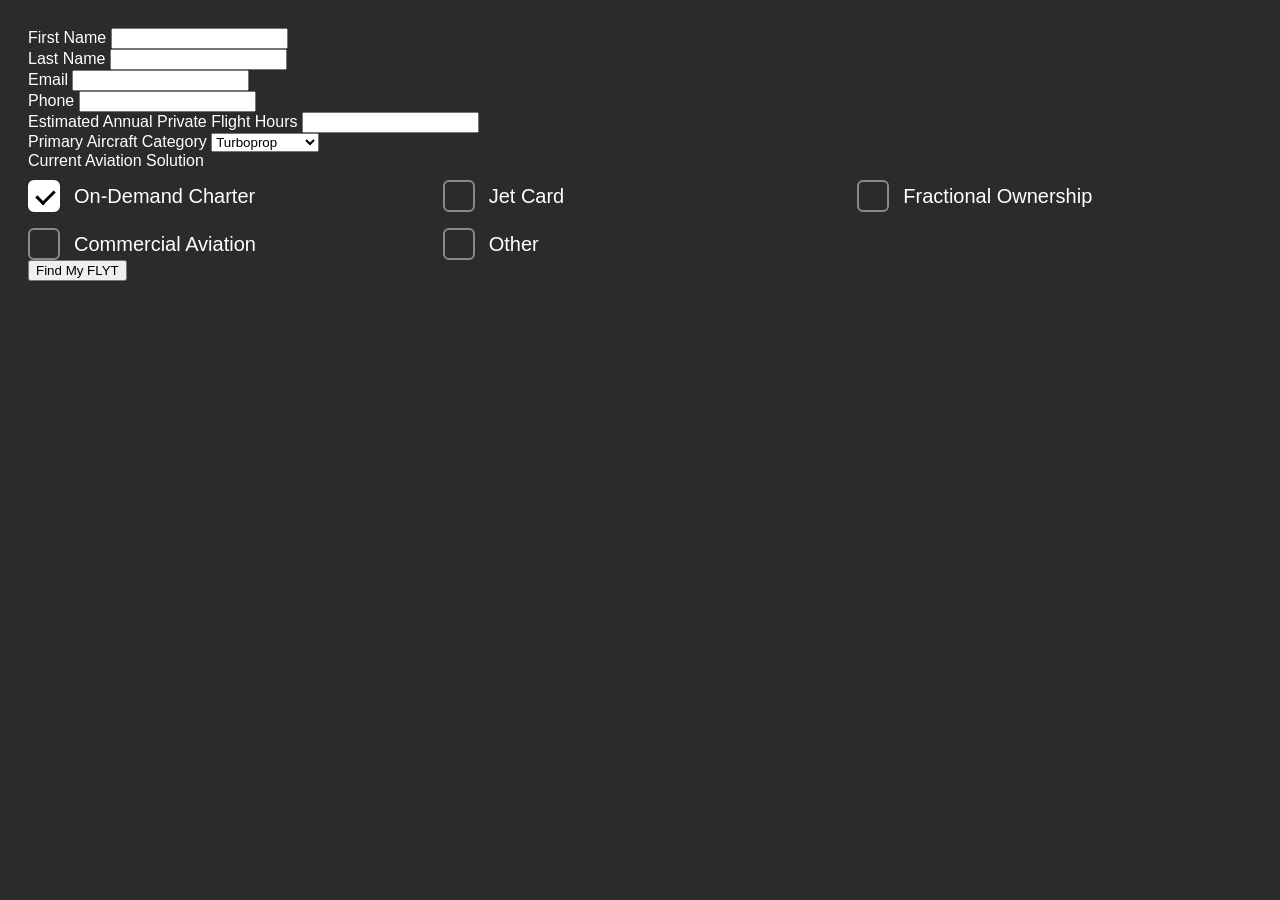
<file: form/index.html>
<!doctype html>
<html lang="en">
   <head>
      <meta charset="UTF-8" />
      <meta name="viewport" content="width=device-width, initial-scale=1.0" />
      <title>Document</title>
      <link
         rel="stylesheet"
         href="https://29101afcd41198dafcdd8b88cbac692a.cdn.bubble.io/f1755712719746x849853875261634300/phn.css"
      />
      <style>
         body {
            background: #2b2b2b;
            color: #fff;
            font-family: "Montserrat", Arial, sans-serif;
            padding: 20px;
         }
         .fvinp_check {
            display: grid;
            grid-template-columns: repeat(3, 1fr);
            gap: 16px 20px;
            margin-top: 10px;
         }
         .fvinp_check_item {
            display: flex;
            align-items: center;
            gap: 14px;
         }
         .fvinp_check_item input[type="checkbox"] {
            appearance: none;
            -webkit-appearance: none;
            width: 32px;
            height: 32px;
            flex-shrink: 0;
            margin: 0;
            border: 2px solid #8a8a8a;
            border-radius: 6px;
            background: transparent;
            cursor: pointer;
            position: relative;
            transition: all 0.2s ease;
         }
         .fvinp_check_item input[type="checkbox"]:hover {
            border-color: #fff;
         }
         .fvinp_check_item input[type="checkbox"]:checked {
            background: #fff;
            border-color: #fff;
         }
         .fvinp_check_item input[type="checkbox"]:checked::after {
            content: "";
            position: absolute;
            left: 10px;
            top: 4px;
            width: 8px;
            height: 15px;
            border: solid #000;
            border-width: 0 3px 3px 0;
            transform: rotate(45deg);
         }
         .fvinp_check_item label {
            font-size: 20px;
            font-weight: 500;
            cursor: pointer;
            color: #fff;
         }
      </style>
      <link rel="stylesheet" href="http://127.0.0.1:8080/api.css" />
   </head>
   <body>
      <div class="fvinput_grp">
         <form novalidate>
            <div class="fvinp_form_main">
               <div class="fvinp_block">
                  <label class="fvinplebel">First Name</label>
                  <input id="fvfirstname" type="text" />
               </div>
               <div class="fvinp_block">
                  <label class="fvinplebel">Last Name</label>
                  <input id="fvlastname" type="text" />
               </div>
               <div class="fvinp_block">
                  <label class="fvinplebel">Email</label>
                  <input id="fvemail" type="email" />
               </div>
               <div class="fvinp_block">
                  <label class="fvinplebel">Phone</label>
                  <input required id="jvphone" name="phone" type="text" />
               </div>
               <div class="fvinp_block">
                  <label class="fvinplebel"
                     >Estimated Annual Private Flight Hours</label
                  >
                  <input id="fvhours" type="text" />
               </div>
               <div class="fvinp_block">
                  <label class="fvinplebel">Primary Aircraft Category</label>
                  <select>
                     <option value="Turboprop">Turboprop</option>
                     <option value="Light">Light</option>
                     <option value="Midsize">Midsize</option>
                     <option value="Super-Midsize">Super-Midsize</option>
                     <option value="Heavy">Heavy</option>
                  </select>
               </div>
               <div class="fvinp_block">
                  <label class="fvinplebel">Current Aviation Solution</label>
                  <div class="fvinp_check">
                     <div class="fvinp_check_item">
                        <input type="checkbox" id="chk1" checked />
                        <label for="chk1">On-Demand Charter</label>
                     </div>
                     <div class="fvinp_check_item">
                        <input type="checkbox" id="chk2" />
                        <label for="chk2">Jet Card</label>
                     </div>
                     <div class="fvinp_check_item">
                        <input type="checkbox" id="chk3" />
                        <label for="chk3">Fractional Ownership</label>
                     </div>
                     <div class="fvinp_check_item">
                        <input type="checkbox" id="chk5" />
                        <label for="chk5">Commercial Aviation</label>
                     </div>
                     <div class="fvinp_check_item">
                        <input type="checkbox" id="chk6" />
                        <label for="chk6">Other</label>
                     </div>
                  </div>
               </div>
            </div>
            <div class="jv_form_submit">
               <button
                  data-wf--button--variant="fill_button"
                  class="button w-variant-89ad537b-624c-eb16-bbfb-d64d69c3cbc2 full-width w-button"
               >
                  Find My FLYT
               </button>
            </div>
         </form>
      </div>

      <script src="https://29101afcd41198dafcdd8b88cbac692a.cdn.bubble.io/f1755712780764x618132097773047300/utils.js"></script>

      <script src="https://29101afcd41198dafcdd8b88cbac692a.cdn.bubble.io/f1755712737202x523600794765929600/phn.js"></script>

      <script>
         var input = document.querySelector("#jvphone");
         window.iti = window.intlTelInput(input, {
            utilsScript:
               "https://29101afcd41198dafcdd8b88cbac692a.cdn.bubble.io/f1754868069986x904074362622997900/utils.js",
         });
      </script>
      <script src="app.js"></script>
   </body>
</html>
</file>
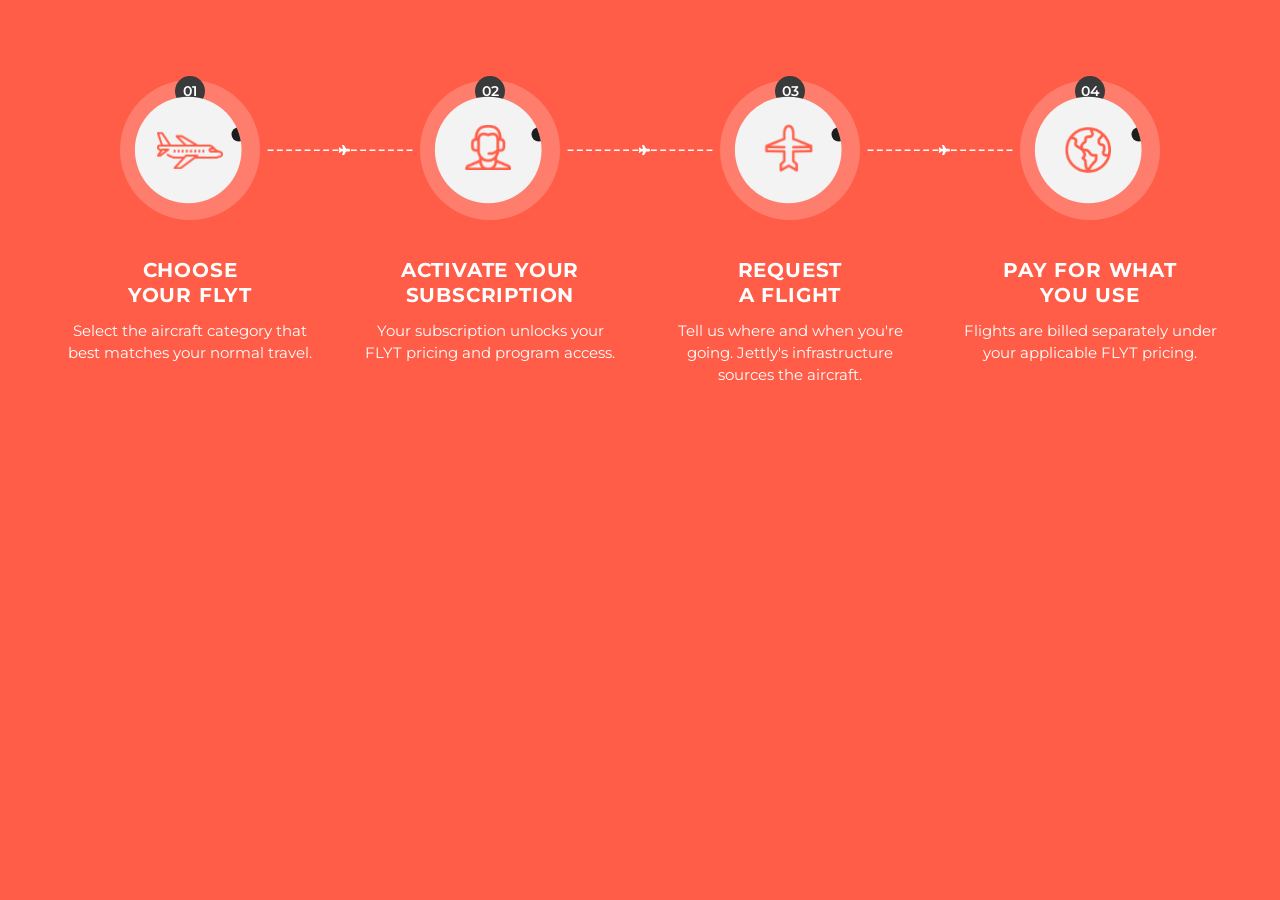
<file: form/img/index.html>
<!doctype html>
<html lang="en">
   <head>
      <meta charset="UTF-8" />
      <meta name="viewport" content="width=device-width, initial-scale=1.0" />
      <title>How It Works</title>
      <meta
         name="description"
         content="Choose your FLYT, activate your subscription, request a flight and pay for what you use."
      />
      <link rel="preconnect" href="https://fonts.googleapis.com" />
      <link
         href="https://fonts.googleapis.com/css2?family=Montserrat:wght@400;500;600;700&display=swap"
         rel="stylesheet"
      />
      <style>
         * {
            box-sizing: border-box;
            margin: 0;
            padding: 0;
         }

         body {
            font-family: "Montserrat", Arial, sans-serif;
            background: #ff5d47;
         }

         .hiw_section {
            background: #ff5d47;
            padding: 80px 20px;
         }

         .hiw_steps {
            display: flex;
            align-items: flex-start;
            max-width: 1200px;
            margin: 0 auto;
         }

         .hiw_step {
            position: relative;
            flex: 1 1 0;
            display: flex;
            flex-direction: column;
            align-items: center;
            text-align: center;
            padding: 0 12px;
         }

         /* outer translucent ring + inner circle image */
         .hiw_icon_ring {
            position: relative;
            width: 140px;
            height: 140px;
            display: flex;
            align-items: center;
            justify-content: center;
            border-radius: 50%;
            background: rgba(255, 255, 255, 0.2);
         }

         /* clip the small extra dot that is part of the svg file */
         .hiw_icon_ring img {
            display: block;
            width: 112px;
            height: auto;
            aspect-ratio: 93 / 90;
            clip-path: circle(48.4% at 48.4% 50%);
         }

         .hiw_badge {
            position: absolute;
            top: -4px;
            left: 50%;
            transform: translateX(-50%);
            width: 30px;
            height: 30px;
            display: flex;
            align-items: center;
            justify-content: center;
            border-radius: 50%;
            background: #3a3a3a;
            color: #fff;
            font-size: 14px;
            font-weight: 600;
            line-height: 1;
         }

         .hiw_connector {
            position: absolute;
            top: 56px;
            left: calc(50% + 76px);
            width: calc(100% - 152px);
            height: auto;
            pointer-events: none;
         }

         .hiw_title {
            margin-top: 38px;
            color: #fff;
            font-size: 20px;
            font-weight: 700;
            line-height: 1.25;
            letter-spacing: 0.04em;
            text-transform: uppercase;
         }

         .hiw_text {
            margin-top: 12px;
            max-width: 260px;
            color: #fff;
            font-size: 15px;
            font-weight: 400;
            line-height: 1.45;
         }

         @media (max-width: 991px) {
            .hiw_steps {
               flex-wrap: wrap;
               row-gap: 56px;
            }
            .hiw_step {
               flex: 0 0 50%;
            }
            .hiw_connector {
               display: none;
            }
         }

         @media (max-width: 575px) {
            .hiw_section {
               padding: 56px 16px;
            }
            .hiw_step {
               flex: 0 0 100%;
            }
            .hiw_title {
               font-size: 18px;
            }
         }
      </style>
   </head>
   <body>
      <section class="hiw_section">
         <h1 style="display: none">How It Works</h1>
         <div class="hiw_steps">
            <div class="hiw_step">
               <div class="hiw_icon_ring">
                  <span class="hiw_badge">01</span>
                  <img src="count1.svg" alt="Choose your FLYT" />
               </div>
               <img class="hiw_connector" src="card_plan.svg" alt="" />
               <h2 class="hiw_title">Choose<br />your FLYT</h2>
               <p class="hiw_text">
                  Select the aircraft category that best matches your normal
                  travel.
               </p>
            </div>

            <div class="hiw_step">
               <div class="hiw_icon_ring">
                  <span class="hiw_badge">02</span>
                  <img src="count2.svg" alt="Activate your subscription" />
               </div>
               <img class="hiw_connector" src="card_plan.svg" alt="" />
               <h2 class="hiw_title">Activate your<br />subscription</h2>
               <p class="hiw_text">
                  Your subscription unlocks your FLYT pricing and program
                  access.
               </p>
            </div>

            <div class="hiw_step">
               <div class="hiw_icon_ring">
                  <span class="hiw_badge">03</span>
                  <img src="count3.svg" alt="Request a flight" />
               </div>
               <img class="hiw_connector" src="card_plan.svg" alt="" />
               <h2 class="hiw_title">Request<br />a flight</h2>
               <p class="hiw_text">
                  Tell us where and when you're going. Jettly's infrastructure
                  sources the aircraft.
               </p>
            </div>

            <div class="hiw_step">
               <div class="hiw_icon_ring">
                  <span class="hiw_badge">04</span>
                  <img src="count4.svg" alt="Pay for what you use" />
               </div>
               <h2 class="hiw_title">Pay for what<br />you use</h2>
               <p class="hiw_text">
                  Flights are billed separately under your applicable FLYT
                  pricing.
               </p>
            </div>
         </div>
      </section>
   </body>
</html>
</file>
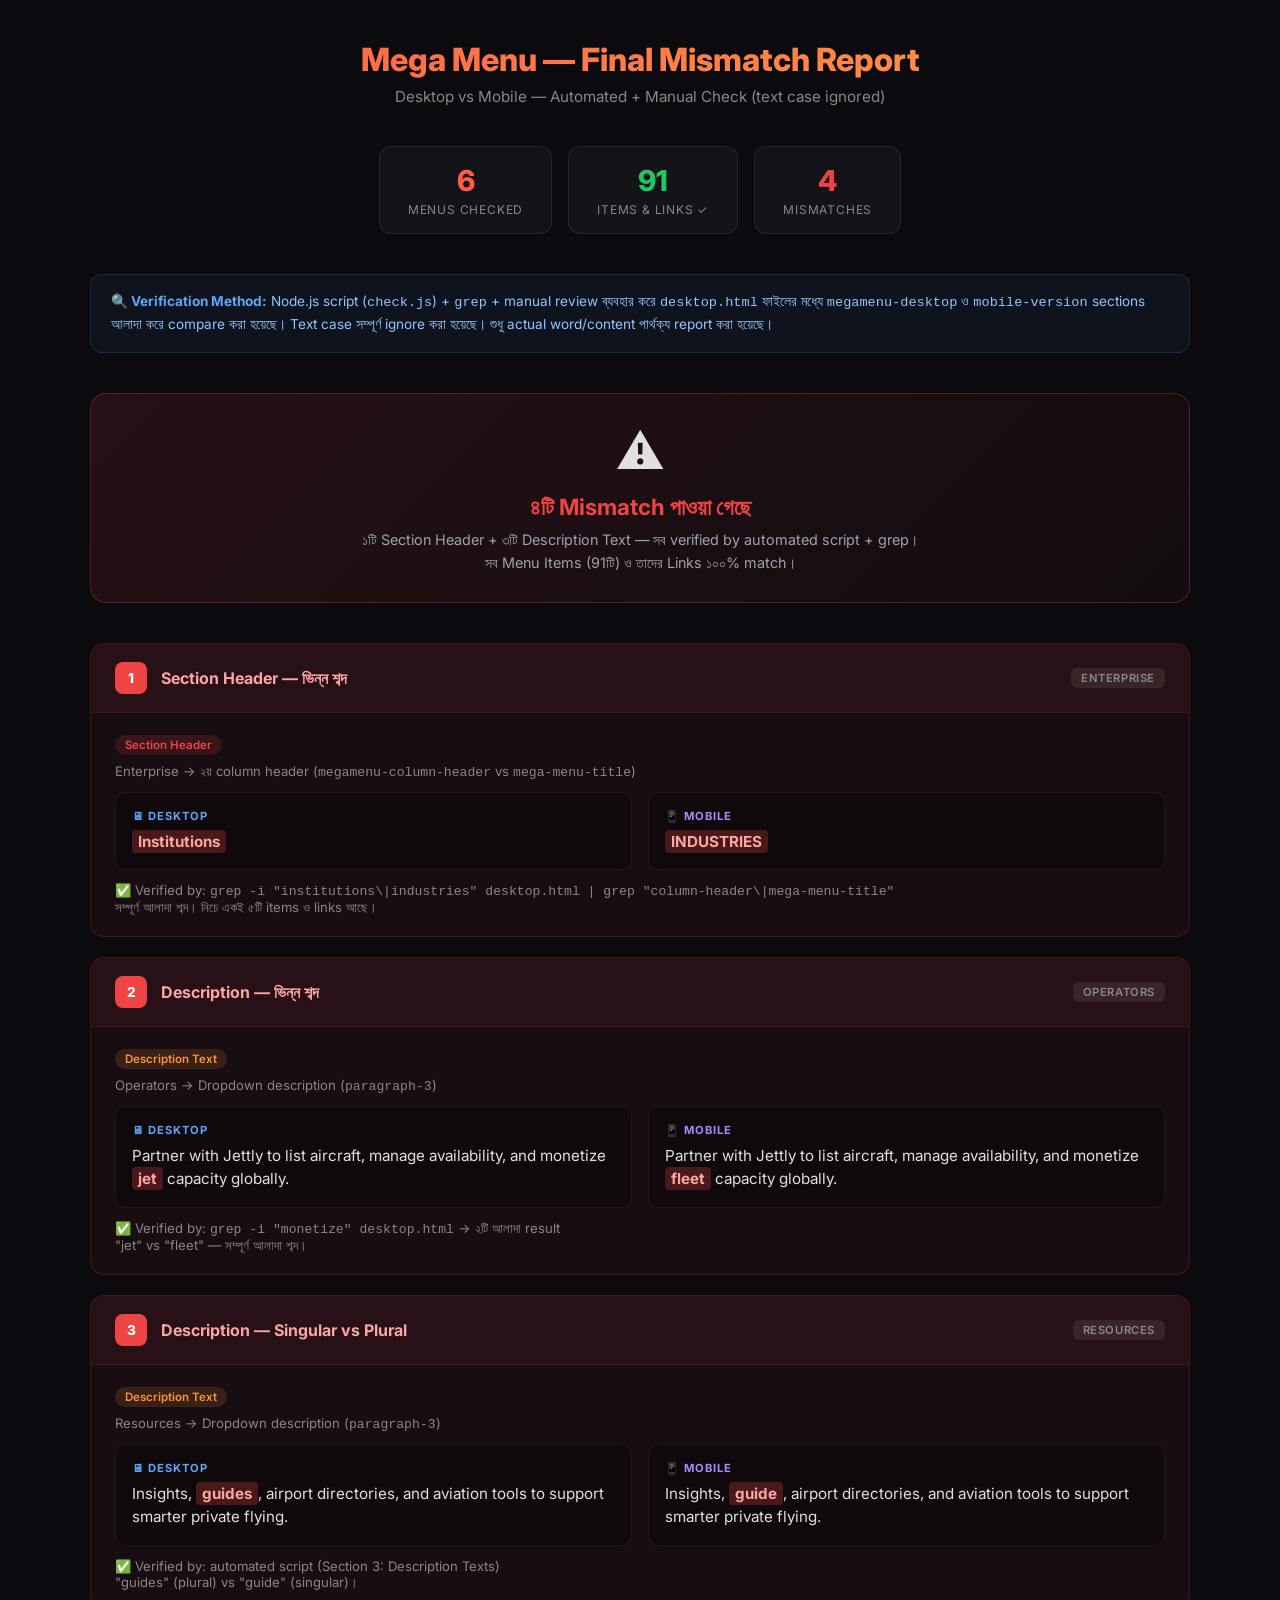
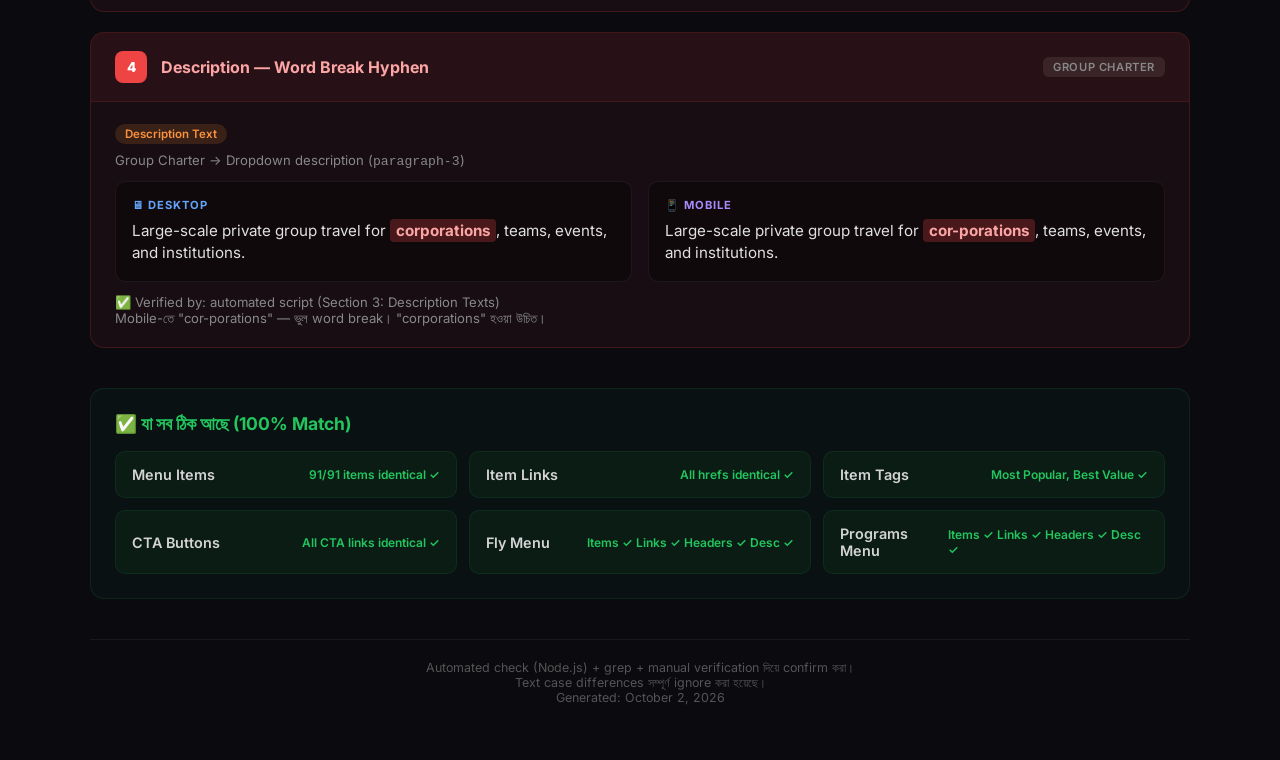
<file: draft/mega-menu-comparison.html>
<!DOCTYPE html>
<html lang="bn">
<head>
    <meta charset="UTF-8">
    <meta name="viewport" content="width=device-width, initial-scale=1.0">
    <title>Mega Menu — Desktop vs Mobile — Final Mismatch Report</title>
    <link href="https://fonts.googleapis.com/css2?family=Inter:wght@400;500;600;700;800&display=swap" rel="stylesheet">
    <style>
        * { margin: 0; padding: 0; box-sizing: border-box; }
        body {
            font-family: 'Inter', sans-serif;
            background: #0a0a0f;
            color: #e0e0e0;
            padding: 40px 20px;
            min-height: 100vh;
        }
        .container { max-width: 1100px; margin: 0 auto; }
        h1 { font-size: 2rem; font-weight: 800; text-align: center; margin-bottom: 8px; background: linear-gradient(135deg, #ff5d47, #ff9a44); -webkit-background-clip: text; -webkit-text-fill-color: transparent; }
        .subtitle { text-align: center; color: #888; margin-bottom: 40px; font-size: 0.95rem; }
        .result-banner { background: linear-gradient(135deg, rgba(239,68,68,0.12), rgba(239,68,68,0.04)); border: 1px solid rgba(239,68,68,0.3); border-radius: 16px; padding: 28px 32px; text-align: center; margin-bottom: 40px; }
        .result-banner .icon { font-size: 3rem; margin-bottom: 12px; }
        .result-banner h2 { color: #ef4444; font-size: 1.4rem; margin-bottom: 8px; }
        .result-banner p { color: #9ca3af; font-size: 0.9rem; line-height: 1.6; }
        .stats-bar { display: flex; gap: 16px; justify-content: center; flex-wrap: wrap; margin-bottom: 40px; }
        .stat-card { background: rgba(255,255,255,0.04); border: 1px solid rgba(255,255,255,0.08); border-radius: 12px; padding: 16px 28px; text-align: center; min-width: 140px; }
        .stat-card .num { font-size: 1.8rem; font-weight: 800; color: #ff5d47; }
        .stat-card .label { font-size: 0.75rem; color: #888; margin-top: 4px; text-transform: uppercase; letter-spacing: 0.8px; }
        .stat-card.green .num { color: #22c55e; }
        .stat-card.red .num { color: #ef4444; }
        .method-note { background: rgba(96,165,250,0.06); border: 1px solid rgba(96,165,250,0.15); border-radius: 12px; padding: 16px 20px; margin-bottom: 40px; font-size: 0.85rem; color: #93c5fd; line-height: 1.6; }
        .method-note strong { color: #60a5fa; }

        .mismatch-card { background: rgba(239,68,68,0.06); border: 1px solid rgba(239,68,68,0.2); border-radius: 14px; margin-bottom: 20px; overflow: hidden; }
        .mismatch-card-header { padding: 18px 24px; background: rgba(239,68,68,0.08); border-bottom: 1px solid rgba(239,68,68,0.12); display: flex; align-items: center; gap: 14px; }
        .mismatch-num { background: #ef4444; color: #fff; width: 32px; height: 32px; border-radius: 8px; display: flex; align-items: center; justify-content: center; font-weight: 800; font-size: 0.85rem; flex-shrink: 0; }
        .mismatch-card-header h3 { font-size: 1rem; font-weight: 700; color: #fca5a5; }
        .mismatch-card-header .menu-tag { background: rgba(255,255,255,0.08); color: #888; padding: 3px 10px; border-radius: 6px; font-size: 0.7rem; font-weight: 600; text-transform: uppercase; letter-spacing: 0.6px; margin-left: auto; }
        .mismatch-card-body { padding: 20px 24px; }
        .mismatch-type { display: inline-block; font-size: 0.72rem; font-weight: 600; padding: 3px 10px; border-radius: 20px; margin-bottom: 8px; }
        .type-header { background: rgba(239,68,68,0.15); color: #ef4444; }
        .type-description { background: rgba(251,146,60,0.15); color: #fb923c; }
        .location-text { color: #888; font-size: 0.82rem; margin-bottom: 4px; }

        .compare-box { display: grid; grid-template-columns: 1fr 1fr; gap: 16px; margin-top: 12px; }
        .compare-side { background: rgba(0,0,0,0.3); border-radius: 10px; padding: 16px; border: 1px solid rgba(255,255,255,0.06); }
        .compare-side .side-label { font-size: 0.7rem; font-weight: 700; text-transform: uppercase; letter-spacing: 1px; margin-bottom: 8px; }
        .compare-side.desktop .side-label { color: #60a5fa; }
        .compare-side.mobile .side-label { color: #a78bfa; }
        .compare-side .side-text { font-size: 0.95rem; color: #e0e0e0; line-height: 1.5; }
        .highlight-word { background: rgba(239,68,68,0.25); color: #fca5a5; padding: 2px 6px; border-radius: 4px; font-weight: 700; }

        .match-section { background: rgba(34,197,94,0.04); border: 1px solid rgba(34,197,94,0.12); border-radius: 14px; padding: 24px; margin-top: 40px; margin-bottom: 24px; }
        .match-section h2 { color: #22c55e; font-size: 1.1rem; margin-bottom: 16px; }
        .match-grid { display: grid; grid-template-columns: repeat(auto-fit, minmax(280px, 1fr)); gap: 12px; }
        .match-item { background: rgba(34,197,94,0.06); border: 1px solid rgba(34,197,94,0.1); border-radius: 10px; padding: 14px 16px; display: flex; align-items: center; justify-content: space-between; }
        .match-item .menu-name { font-weight: 600; color: #d4d4d4; font-size: 0.9rem; }
        .match-item .match-count { color: #22c55e; font-size: 0.75rem; font-weight: 600; }
        .note { text-align: center; color: #555; font-size: 0.78rem; margin-top: 40px; padding: 20px; border-top: 1px solid rgba(255,255,255,0.06); }
        @media (max-width: 640px) { .compare-box { grid-template-columns: 1fr; } }
    </style>
</head>
<body>
    <div class="container">
        <h1>Mega Menu — Final Mismatch Report</h1>
        <p class="subtitle">Desktop vs Mobile — Automated + Manual Check (text case ignored)</p>

        <div class="stats-bar">
            <div class="stat-card"><div class="num">6</div><div class="label">Menus Checked</div></div>
            <div class="stat-card green"><div class="num">91</div><div class="label">Items & Links ✓</div></div>
            <div class="stat-card red"><div class="num">4</div><div class="label">Mismatches</div></div>
        </div>

        <div class="method-note">
            <strong>🔍 Verification Method:</strong> Node.js script (<code>check.js</code>) + <code>grep</code> + manual review ব্যবহার করে <code>desktop.html</code> ফাইলের মধ্যে <code>megamenu-desktop</code> ও <code>mobile-version</code> sections আলাদা করে compare করা হয়েছে। Text case সম্পূর্ণ ignore করা হয়েছে। শুধু actual word/content পার্থক্য report করা হয়েছে।
        </div>

        <div class="result-banner">
            <div class="icon">⚠️</div>
            <h2>৪টি Mismatch পাওয়া গেছে</h2>
            <p>১টি Section Header + ৩টি Description Text — সব verified by automated script + grep।<br>
            সব Menu Items (91টি) ও তাদের Links ১০০% match।</p>
        </div>

        <!-- MISMATCH 1 -->
        <div class="mismatch-card">
            <div class="mismatch-card-header">
                <div class="mismatch-num">1</div>
                <h3>Section Header — ভিন্ন শব্দ</h3>
                <span class="menu-tag">Enterprise</span>
            </div>
            <div class="mismatch-card-body">
                <span class="mismatch-type type-header">Section Header</span>
                <p class="location-text">Enterprise → ২য় column header (<code>megamenu-column-header</code> vs <code>mega-menu-title</code>)</p>
                <div class="compare-box">
                    <div class="compare-side desktop">
                        <div class="side-label">🖥 Desktop</div>
                        <div class="side-text"><span class="highlight-word">Institutions</span></div>
                    </div>
                    <div class="compare-side mobile">
                        <div class="side-label">📱 Mobile</div>
                        <div class="side-text"><span class="highlight-word">INDUSTRIES</span></div>
                    </div>
                </div>
                <p style="color:#888; font-size:0.82rem; margin-top:12px;">
                    ✅ Verified by: <code>grep -i "institutions\|industries" desktop.html | grep "column-header\|mega-menu-title"</code><br>
                    সম্পূর্ণ আলাদা শব্দ। নিচে একই ৫টি items ও links আছে।
                </p>
            </div>
        </div>

        <!-- MISMATCH 2 -->
        <div class="mismatch-card">
            <div class="mismatch-card-header">
                <div class="mismatch-num">2</div>
                <h3>Description — ভিন্ন শব্দ</h3>
                <span class="menu-tag">Operators</span>
            </div>
            <div class="mismatch-card-body">
                <span class="mismatch-type type-description">Description Text</span>
                <p class="location-text">Operators → Dropdown description (<code>paragraph-3</code>)</p>
                <div class="compare-box">
                    <div class="compare-side desktop">
                        <div class="side-label">🖥 Desktop</div>
                        <div class="side-text">Partner with Jettly to list aircraft, manage availability, and monetize <span class="highlight-word">jet</span> capacity globally.</div>
                    </div>
                    <div class="compare-side mobile">
                        <div class="side-label">📱 Mobile</div>
                        <div class="side-text">Partner with Jettly to list aircraft, manage availability, and monetize <span class="highlight-word">fleet</span> capacity globally.</div>
                    </div>
                </div>
                <p style="color:#888; font-size:0.82rem; margin-top:12px;">
                    ✅ Verified by: <code>grep -i "monetize" desktop.html</code> → ২টি আলাদা result<br>
                    "jet" vs "fleet" — সম্পূর্ণ আলাদা শব্দ।
                </p>
            </div>
        </div>

        <!-- MISMATCH 3 -->
        <div class="mismatch-card">
            <div class="mismatch-card-header">
                <div class="mismatch-num">3</div>
                <h3>Description — Singular vs Plural</h3>
                <span class="menu-tag">Resources</span>
            </div>
            <div class="mismatch-card-body">
                <span class="mismatch-type type-description">Description Text</span>
                <p class="location-text">Resources → Dropdown description (<code>paragraph-3</code>)</p>
                <div class="compare-box">
                    <div class="compare-side desktop">
                        <div class="side-label">🖥 Desktop</div>
                        <div class="side-text">Insights, <span class="highlight-word">guides</span>, airport directories, and aviation tools to support smarter private flying.</div>
                    </div>
                    <div class="compare-side mobile">
                        <div class="side-label">📱 Mobile</div>
                        <div class="side-text">Insights, <span class="highlight-word">guide</span>, airport directories, and aviation tools to support smarter private flying.</div>
                    </div>
                </div>
                <p style="color:#888; font-size:0.82rem; margin-top:12px;">
                    ✅ Verified by: automated script (Section 3: Description Texts)<br>
                    "guides" (plural) vs "guide" (singular)।
                </p>
            </div>
        </div>

        <!-- MISMATCH 4 -->
        <div class="mismatch-card">
            <div class="mismatch-card-header">
                <div class="mismatch-num">4</div>
                <h3>Description — Word Break Hyphen</h3>
                <span class="menu-tag">Group Charter</span>
            </div>
            <div class="mismatch-card-body">
                <span class="mismatch-type type-description">Description Text</span>
                <p class="location-text">Group Charter → Dropdown description (<code>paragraph-3</code>)</p>
                <div class="compare-box">
                    <div class="compare-side desktop">
                        <div class="side-label">🖥 Desktop</div>
                        <div class="side-text">Large-scale private group travel for <span class="highlight-word">corporations</span>, teams, events, and institutions.</div>
                    </div>
                    <div class="compare-side mobile">
                        <div class="side-label">📱 Mobile</div>
                        <div class="side-text">Large-scale private group travel for <span class="highlight-word">cor-porations</span>, teams, events, and institutions.</div>
                    </div>
                </div>
                <p style="color:#888; font-size:0.82rem; margin-top:12px;">
                    ✅ Verified by: automated script (Section 3: Description Texts)<br>
                    Mobile-তে "cor-porations" — ভুল word break। "corporations" হওয়া উচিত।
                </p>
            </div>
        </div>

        <!-- MATCHED ITEMS -->
        <div class="match-section">
            <h2>✅ যা সব ঠিক আছে (100% Match)</h2>
            <div class="match-grid">
                <div class="match-item">
                    <span class="menu-name">Menu Items</span>
                    <span class="match-count">91/91 items identical ✓</span>
                </div>
                <div class="match-item">
                    <span class="menu-name">Item Links</span>
                    <span class="match-count">All hrefs identical ✓</span>
                </div>
                <div class="match-item">
                    <span class="menu-name">Item Tags</span>
                    <span class="match-count">Most Popular, Best Value ✓</span>
                </div>
                <div class="match-item">
                    <span class="menu-name">CTA Buttons</span>
                    <span class="match-count">All CTA links identical ✓</span>
                </div>
                <div class="match-item">
                    <span class="menu-name">Fly Menu</span>
                    <span class="match-count">Items ✓ Links ✓ Headers ✓ Desc ✓</span>
                </div>
                <div class="match-item">
                    <span class="menu-name">Programs Menu</span>
                    <span class="match-count">Items ✓ Links ✓ Headers ✓ Desc ✓</span>
                </div>
            </div>
        </div>

        <p class="note">
            Automated check (Node.js) + grep + manual verification দিয়ে confirm করা।<br>
            Text case differences সম্পূর্ণ ignore করা হয়েছে।<br>
            Generated: October 2, 2026
        </p>
    </div>
</body>
</html>
</file>
